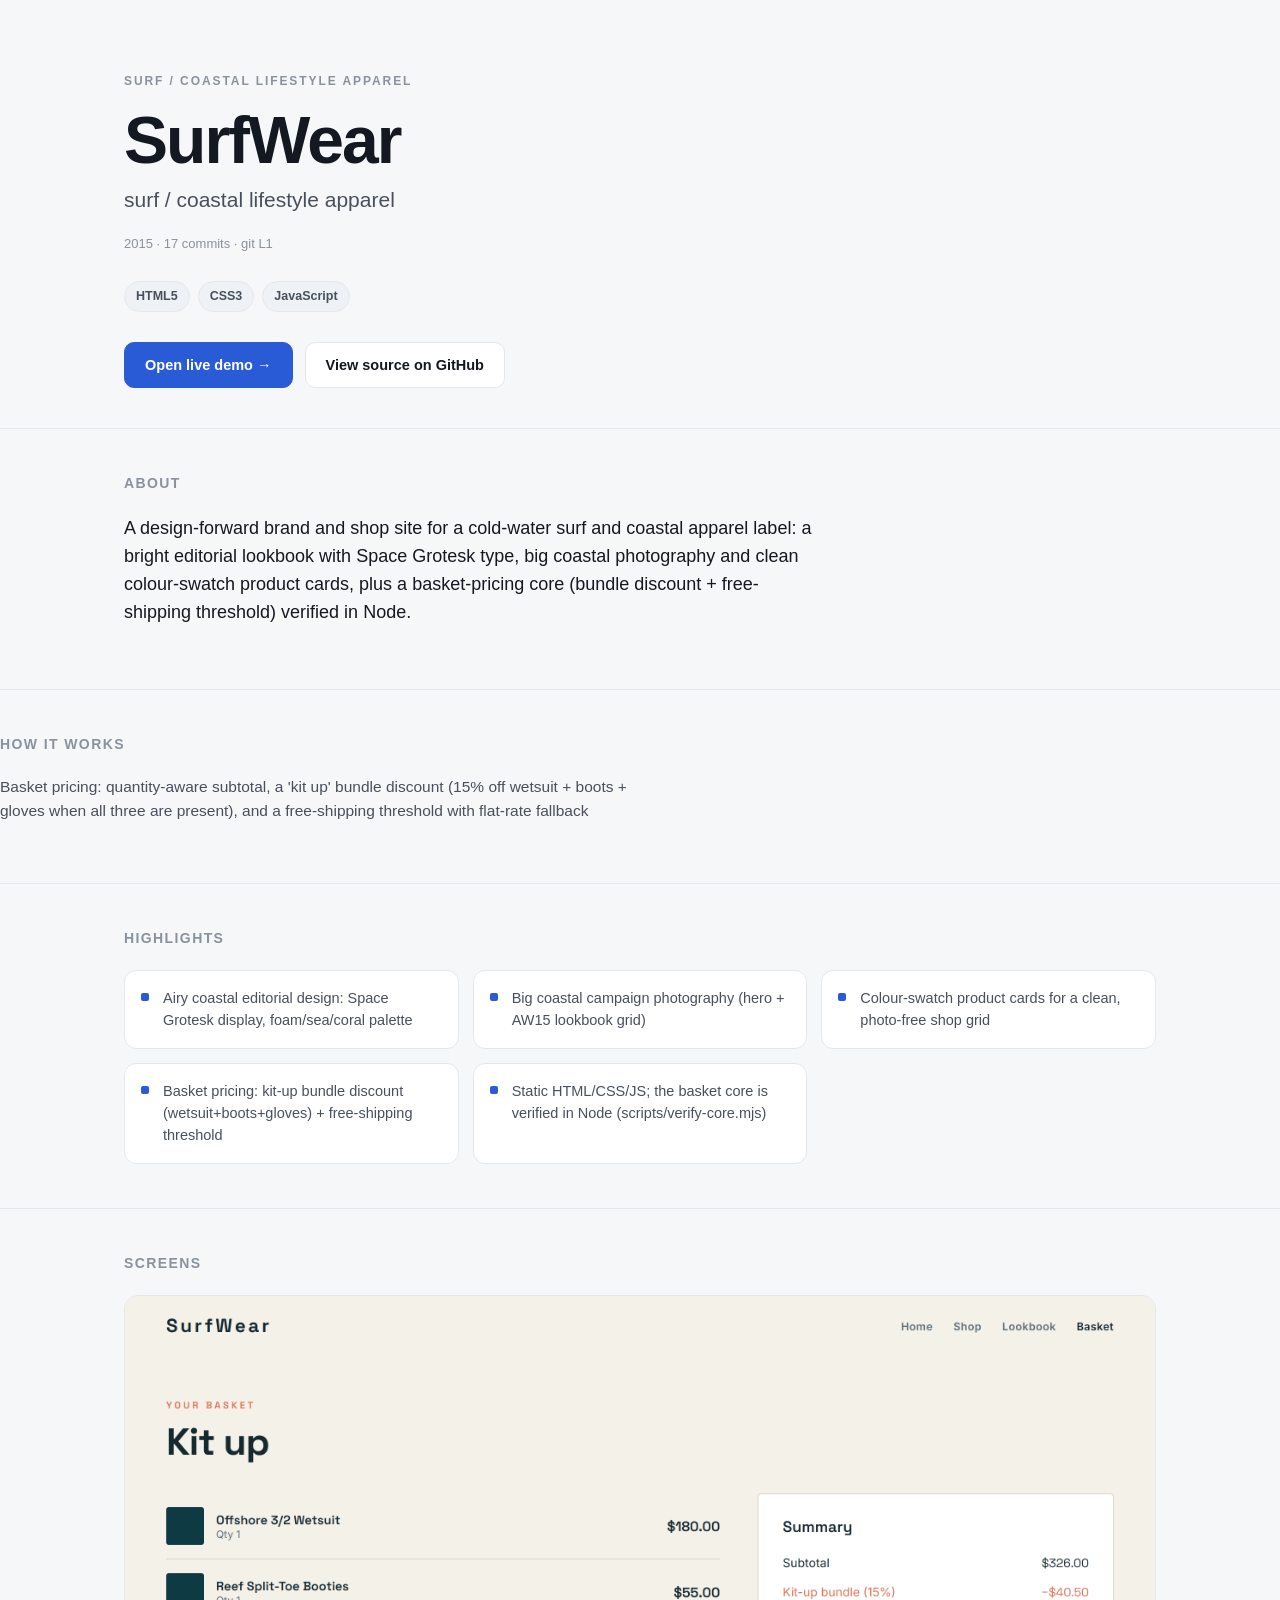
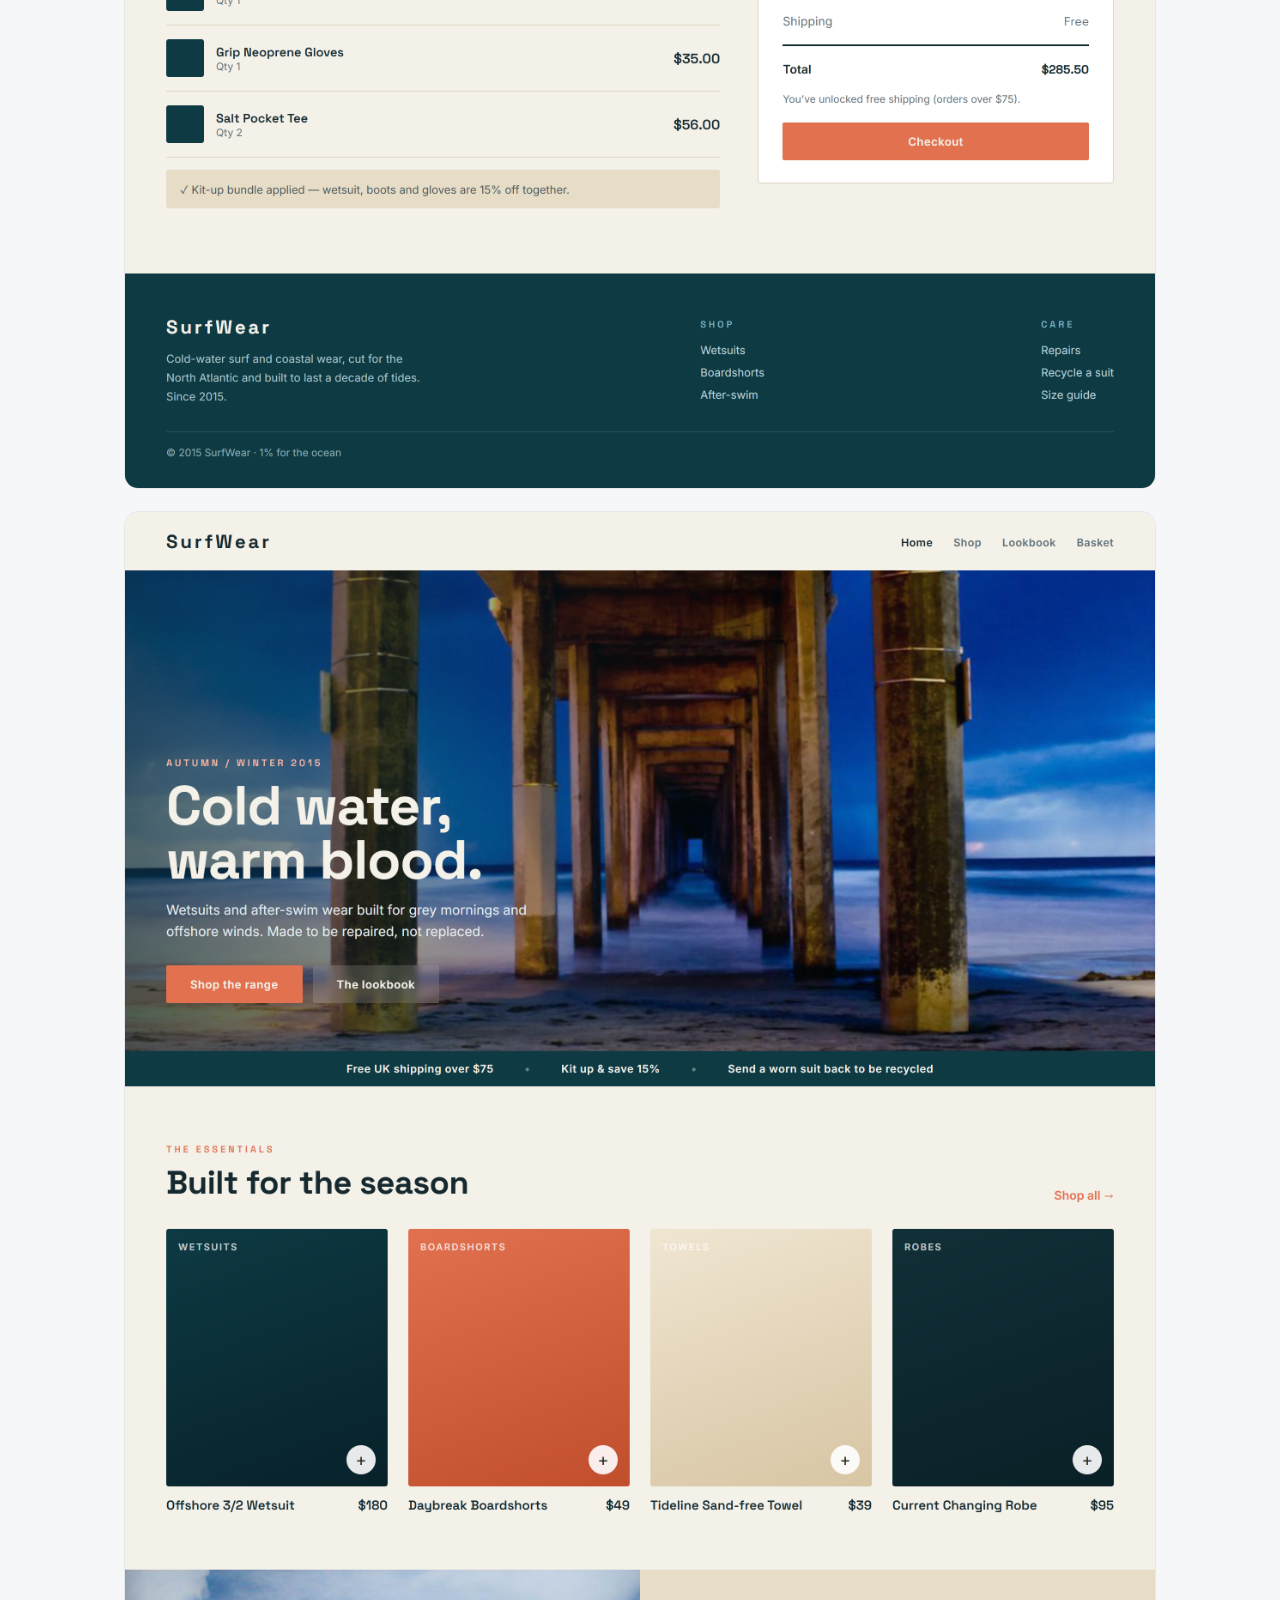
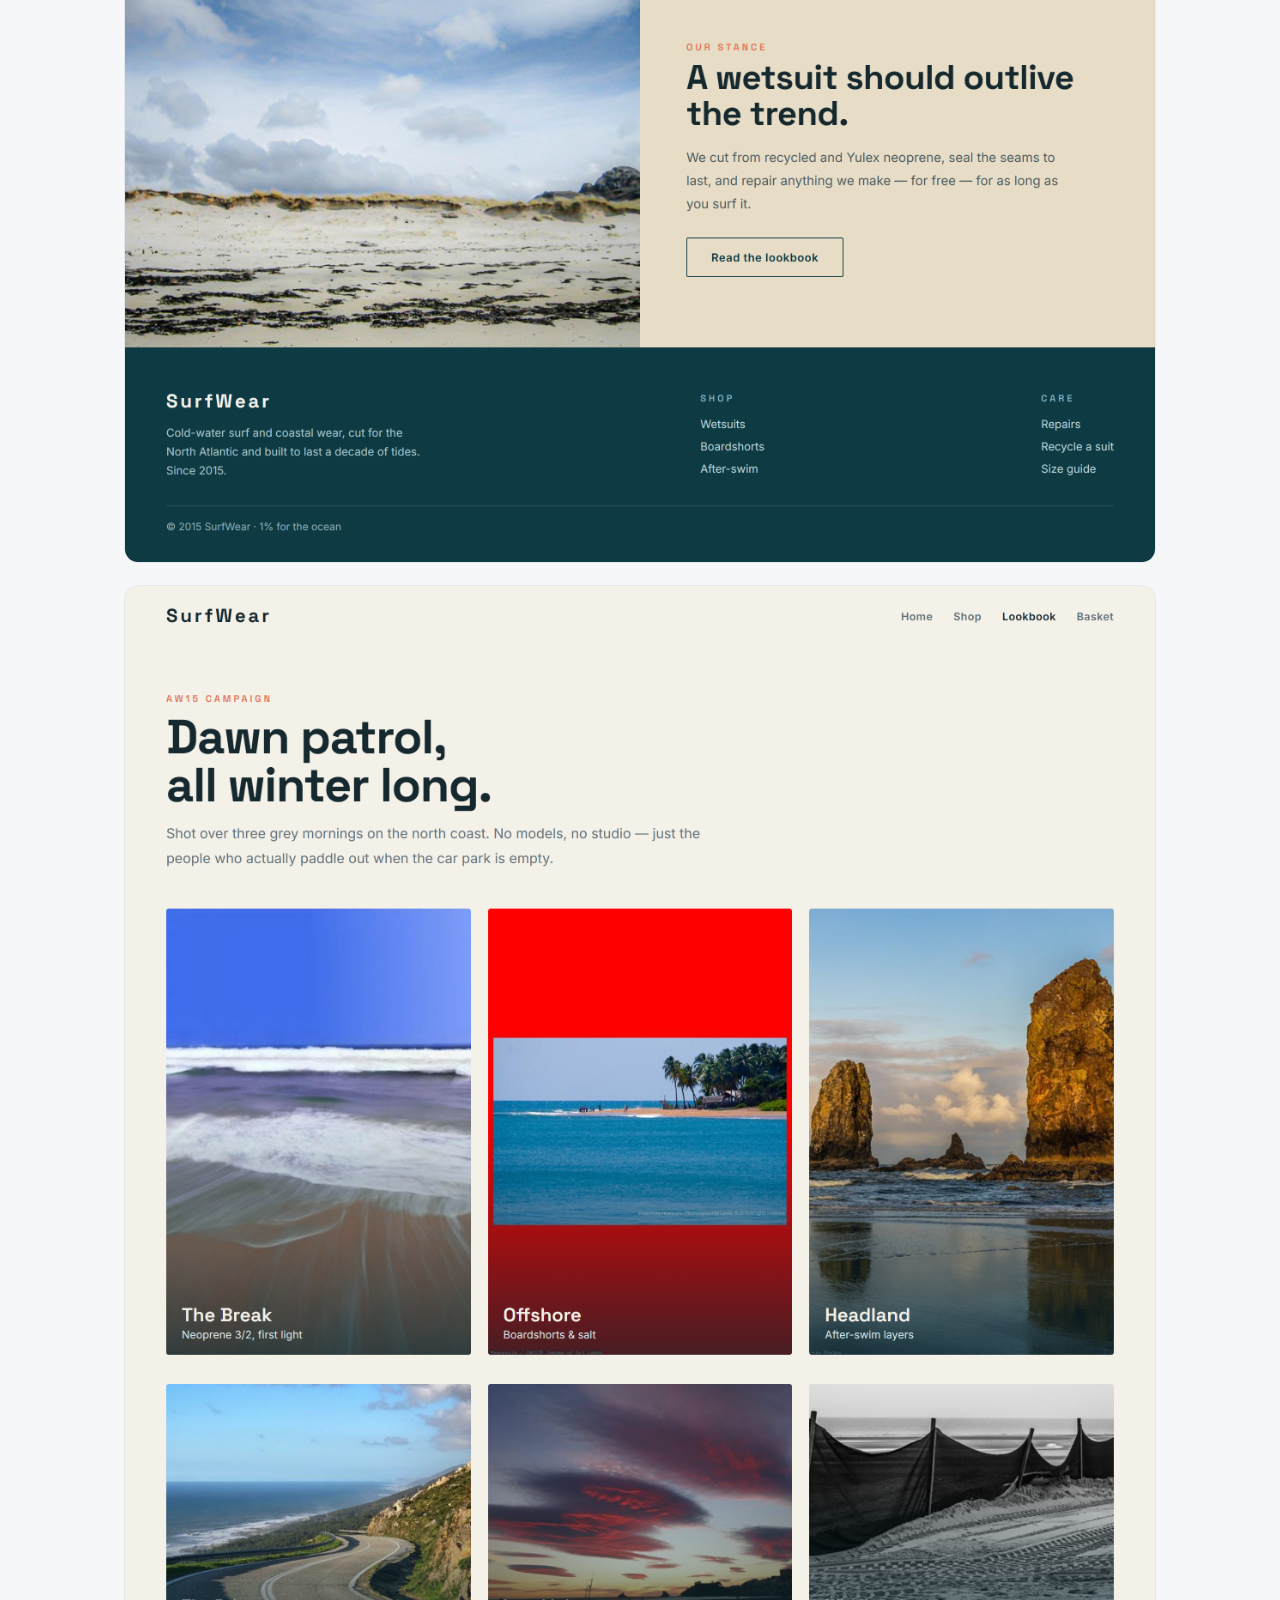
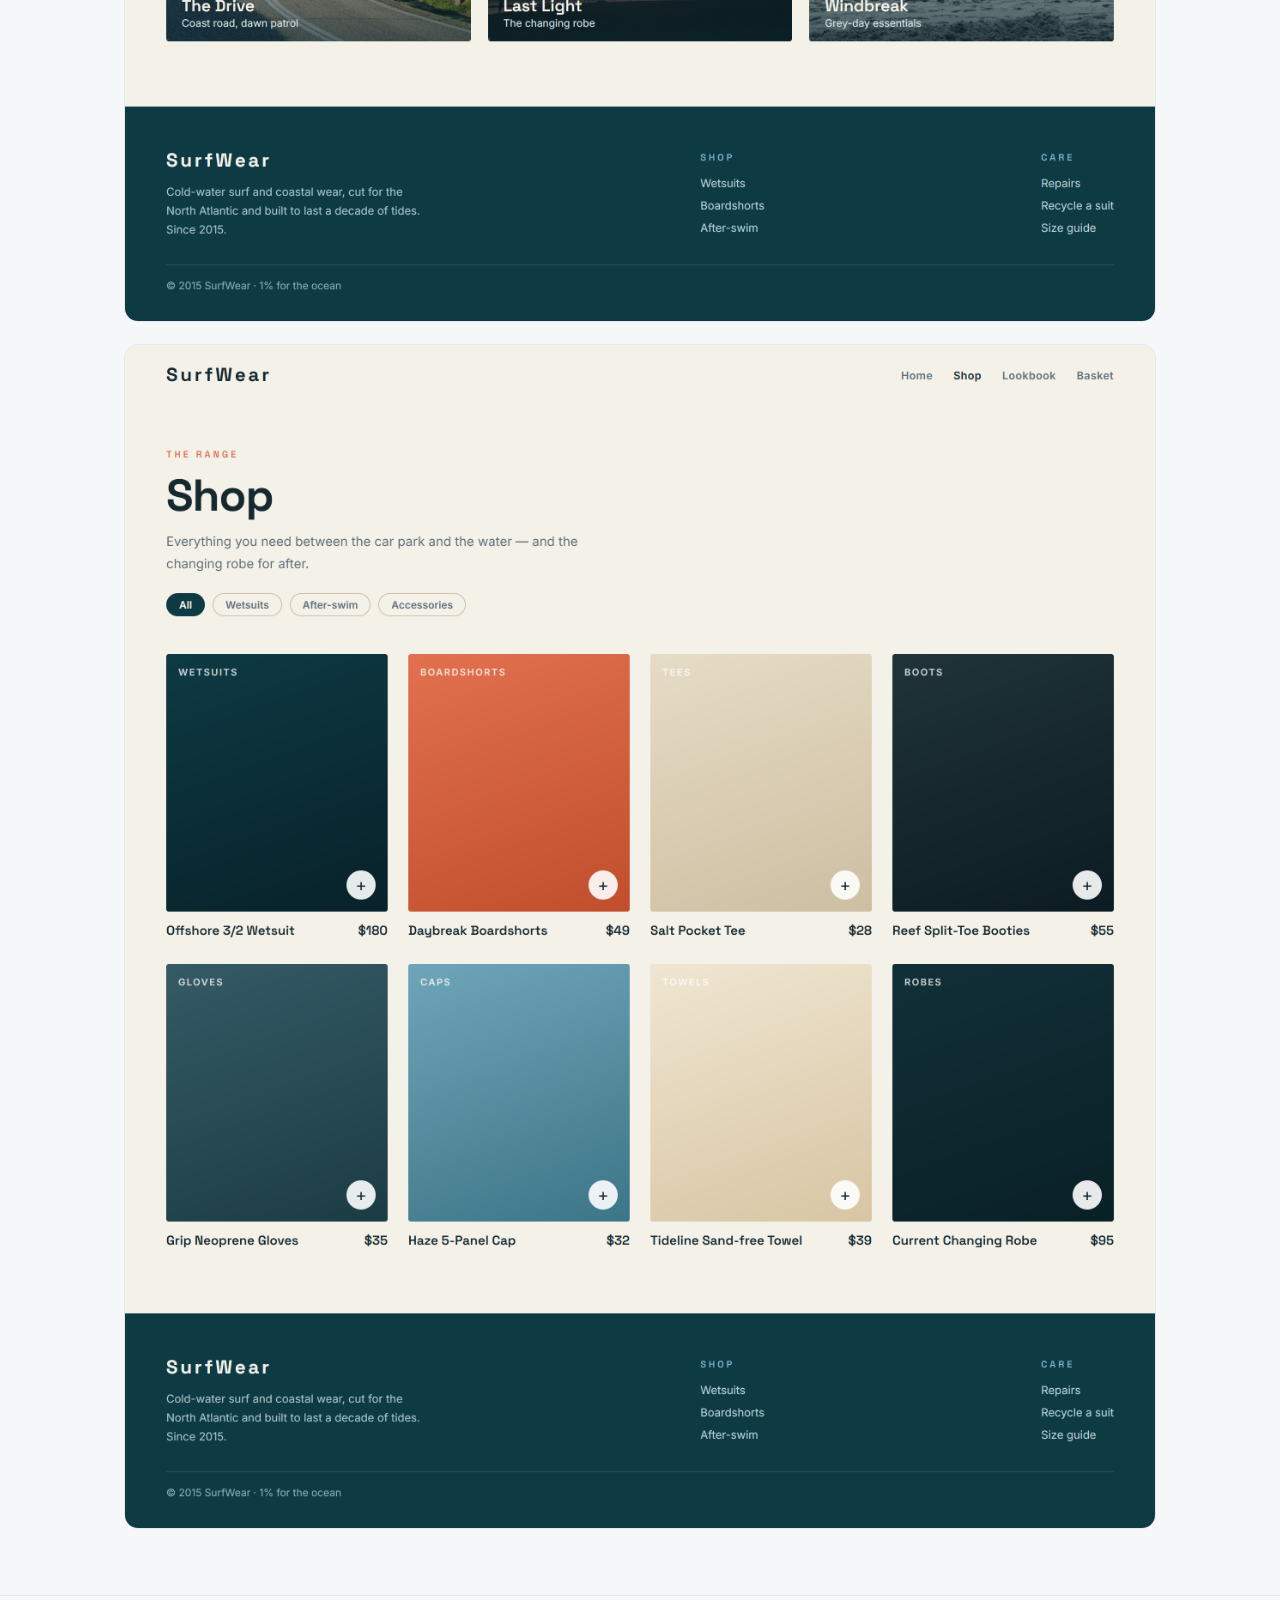
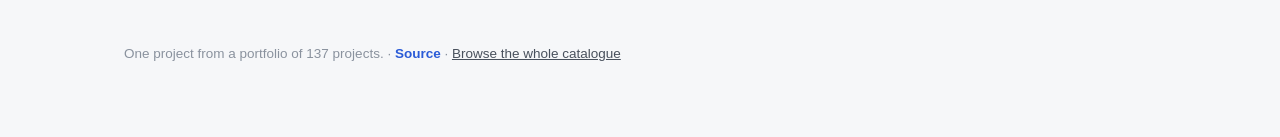
<file: index.html>
<!doctype html>
<html lang="en"><head>
<meta charset="utf-8">
<meta name="viewport" content="width=device-width, initial-scale=1">
<title>SurfWear - a sandwave project</title>
<meta name="description" content="A design-forward brand and shop site for a cold-water surf and coastal apparel label: a bright editorial lookbook with Space Grotesk type, big coastal photography and clean colour-">
<style>
  *,*::before,*::after { box-sizing: border-box; }
  :root {
    --bg:#0e1013; --panel:#16191e; --line:#262b32; --ink:#eef1f4; --soft:#a4adb8;
    --muted:#6b7480; --accent:#5b8cff; --accent2:#8affc1; --chip:#1d222a;
  }
  @media (prefers-color-scheme: light) {
    :root { --bg:#f6f7f9; --panel:#ffffff; --line:#e4e7ec; --ink:#141821;
      --soft:#48505c; --muted:#8a929e; --accent:#2a5bd7; --chip:#eef1f6; }
  }
  html { scroll-behavior:smooth; }
  body { margin:0; background:var(--bg); color:var(--ink); font-family:-apple-system,BlinkMacSystemFont,'Segoe UI',Inter,Roboto,Helvetica,Arial,sans-serif;
    -webkit-font-smoothing:antialiased; line-height:1.55; }
  .wrap { max-width:1080px; margin:0 auto; padding:0 24px; }
  header.hero { padding:72px 0 40px; border-bottom:1px solid var(--line); }
  .eyebrow { font-size:12px; letter-spacing:.16em; text-transform:uppercase;
    color:var(--muted); font-weight:700; }
  h1 { font-size:clamp(38px,7vw,66px); line-height:1.02; letter-spacing:-.03em;
    margin:16px 0 10px; font-weight:800; }
  .tagline { font-size:clamp(17px,2.4vw,21px); color:var(--soft); max-width:60ch; margin:0; }
  .meta { margin-top:18px; font-size:13px; color:var(--muted); font-variant-numeric:tabular-nums; }
  .chips { margin:26px 0 0; display:flex; flex-wrap:wrap; gap:8px; }
  .chip { background:var(--chip); border:1px solid var(--line); color:var(--soft);
    font-size:12.5px; font-weight:600; padding:5px 11px; border-radius:999px; }
  .actions { margin:30px 0 0; display:flex; flex-wrap:wrap; gap:12px; }
  .btn { display:inline-block; text-decoration:none; font-weight:700; font-size:14.5px;
    padding:11px 20px; border-radius:10px; border:1px solid var(--line);
    color:var(--ink); background:var(--panel); transition:transform .12s ease; }
  .btn:hover { transform:translateY(-1px); }
  .btn--live { background:var(--accent); border-color:var(--accent); color:#fff; }
  section { padding:44px 0; border-bottom:1px solid var(--line); }
  section h2 { font-size:14px; letter-spacing:.1em; text-transform:uppercase;
    color:var(--muted); margin:0 0 20px; font-weight:700; }
  .lead { font-size:18px; color:var(--ink); max-width:70ch; }
  ul.feats { list-style:none; margin:0; padding:0; display:grid;
    grid-template-columns:repeat(auto-fit,minmax(280px,1fr)); gap:14px; }
  ul.feats li { background:var(--panel); border:1px solid var(--line); border-radius:12px;
    padding:16px 18px; font-size:14.5px; color:var(--soft); position:relative; padding-left:38px; }
  ul.feats li::before { content:""; position:absolute; left:16px; top:22px; width:8px; height:8px;
    border-radius:2px; background:var(--accent); }
  .algo p { max-width:74ch; color:var(--soft); font-size:15.5px; }
  .gallery figure { margin:0 0 22px; }
  .gallery img { display:block; width:100%; height:auto; border:1px solid var(--line);
    border-radius:14px; background:var(--panel); }
  footer { padding:48px 0 72px; color:var(--muted); font-size:13.5px; }
  footer a { color:var(--soft); }
  a.src { color:var(--accent); text-decoration:none; font-weight:600; }
</style>
</head><body>
<header class="hero"><div class="wrap">
  <div class="eyebrow">surf / coastal lifestyle apparel</div>
  <h1>SurfWear</h1>
  <p class="tagline">surf / coastal lifestyle apparel</p>
  <div class="meta">2015 &middot; 17 commits &middot; git L1</div>
  <div class="chips"><span class="chip">HTML5</span><span class="chip">CSS3</span><span class="chip">JavaScript</span></div>
  <div class="actions">
    <a class="btn btn--live" href="./demo/">Open live demo &rarr;</a>
    <a class="btn" href="https://github.com/sandwaveon-spec/SurfWear">View source on GitHub</a>
  </div>
</div></header>

<section><div class="wrap">
  <h2>About</h2>
  <p class="lead">A design-forward brand and shop site for a cold-water surf and coastal apparel label: a bright editorial lookbook with Space Grotesk type, big coastal photography and clean colour-swatch product cards, plus a basket-pricing core (bundle discount + free-shipping threshold) verified in Node.</p>
</div></section>

<section class="algo"><h2>How it works</h2><p>Basket pricing: quantity-aware subtotal, a &#x27;kit up&#x27; bundle discount (15% off wetsuit + boots + gloves when all three are present), and a free-shipping threshold with flat-rate fallback</p></section>

<section><div class="wrap">
  <h2>Highlights</h2>
  <ul class="feats"><li>Airy coastal editorial design: Space Grotesk display, foam/sea/coral palette</li><li>Big coastal campaign photography (hero + AW15 lookbook grid)</li><li>Colour-swatch product cards for a clean, photo-free shop grid</li><li>Basket pricing: kit-up bundle discount (wetsuit+boots+gloves) + free-shipping threshold</li><li>Static HTML/CSS/JS; the basket core is verified in Node (scripts/verify-core.mjs)</li></ul>
</div></section>

<section class="gallery"><div class="wrap">
  <h2>Screens</h2>
  <figure><img loading="lazy" src="screenshots/cart.png" alt="SurfWear screenshot 1"></figure><figure><img loading="lazy" src="screenshots/home.png" alt="SurfWear screenshot 2"></figure><figure><img loading="lazy" src="screenshots/lookbook.png" alt="SurfWear screenshot 3"></figure><figure><img loading="lazy" src="screenshots/shop.png" alt="SurfWear screenshot 4"></figure>
</div></section>

<footer><div class="wrap">
  One project from a portfolio of 137 projects. &middot;
  <a class="src" href="https://github.com/sandwaveon-spec/SurfWear">Source</a> &middot;
  <a href="https://sandwaveon-spec.github.io/atlas/">Browse the whole catalogue</a>
</div></footer>
</body></html>
</file>
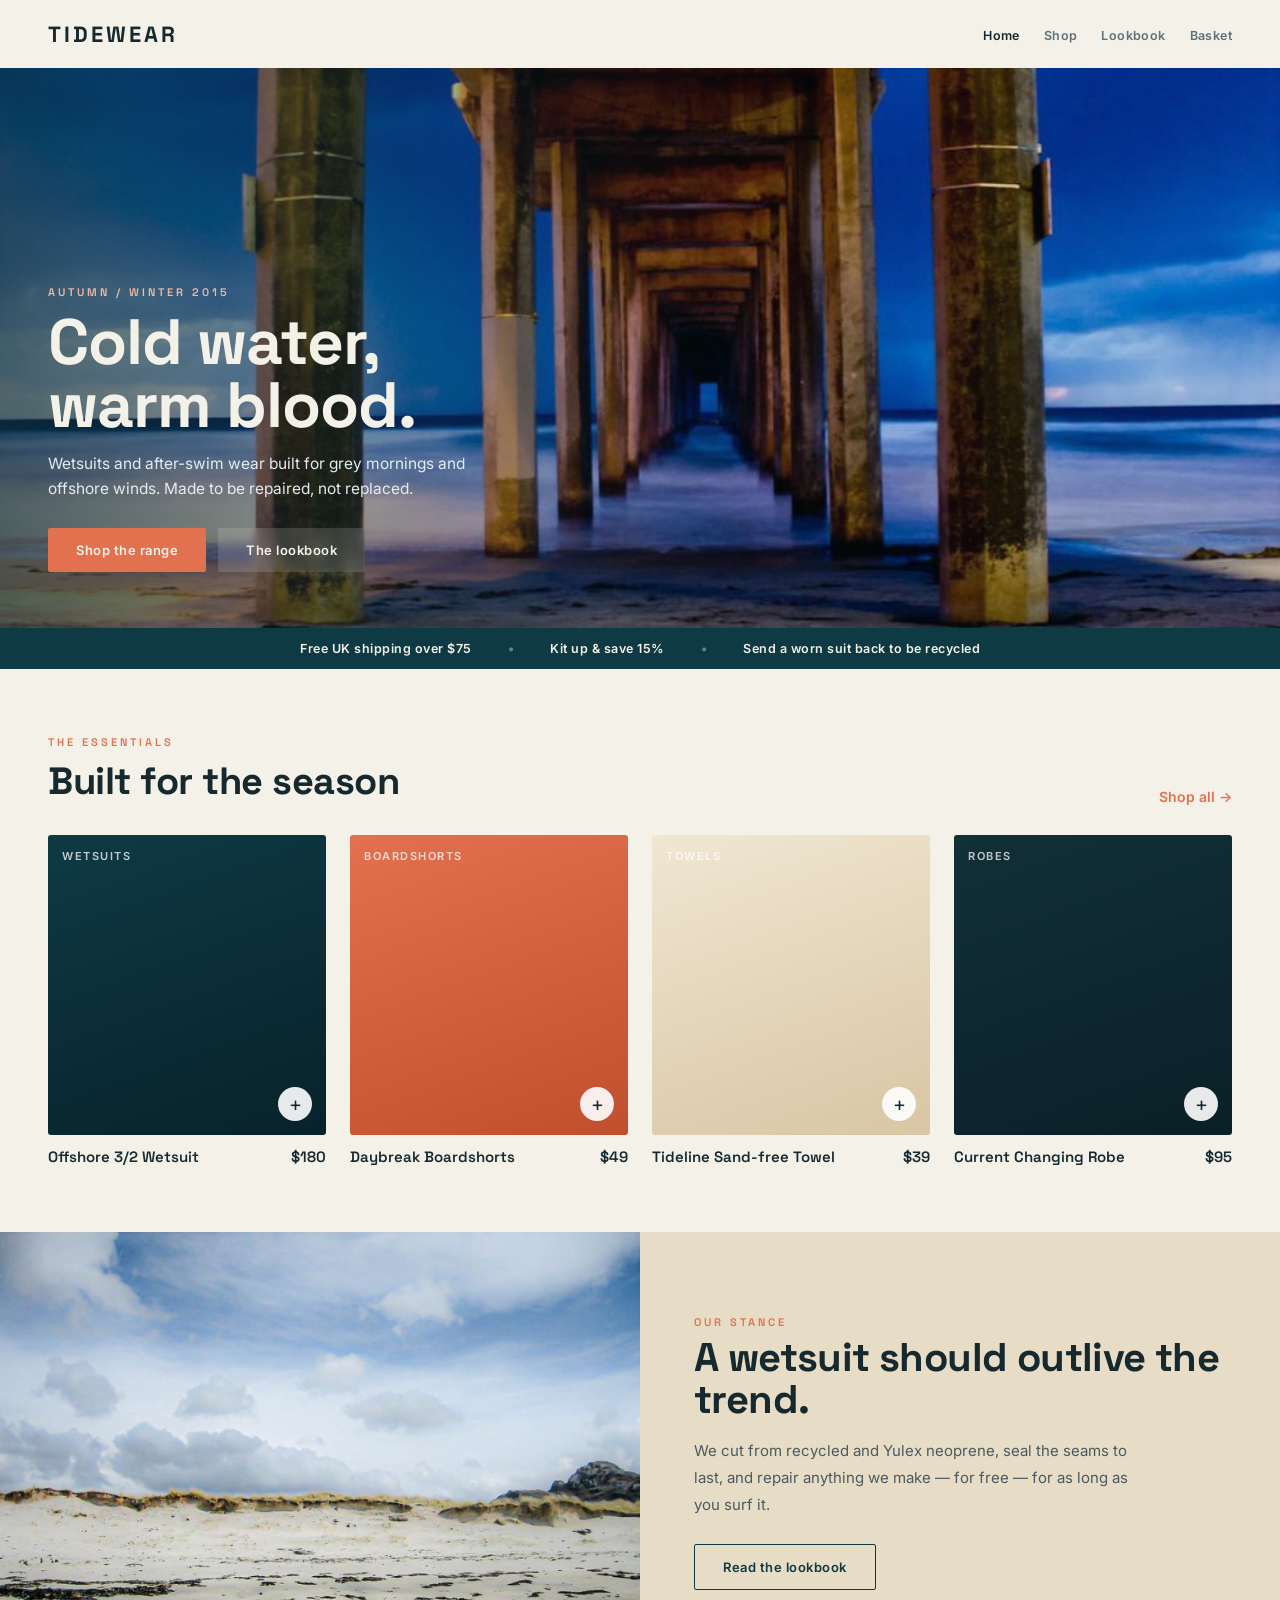
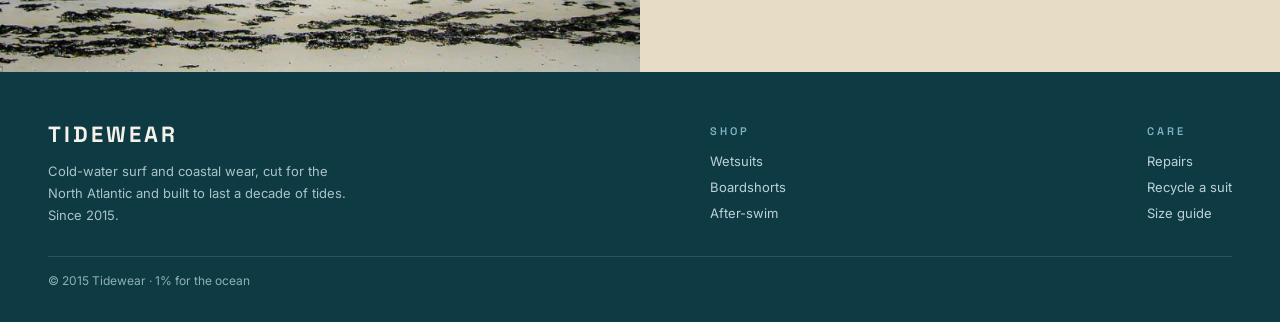
<file: demo/index.html>
<!doctype html><html lang="en"><head><meta charset="utf-8"><title>Tidewear &middot; Cold-water surf &amp; coastal wear</title>
<style>
@import url('https://fonts.googleapis.com/css2?family=Space+Grotesk:wght@400;500;600;700&family=Inter:wght@400;500;600&display=swap');
*{box-sizing:border-box;margin:0;padding:0}
:root{--sea:#0e3a44;--deep:#0a2830;--foam:#f4f1e9;--sand:#e7dcc6;--coral:#e2714f;--sky:#6fa5b8;--ink:#15292f;--mut:#5f7178}
body{font-family:'Inter',system-ui,sans-serif;color:var(--ink);background:var(--foam);-webkit-font-smoothing:antialiased}
.grot{font-family:'Space Grotesk',sans-serif}
img{display:block;max-width:100%}a{color:inherit;text-decoration:none}
.nav{display:flex;align-items:center;justify-content:space-between;padding:20px 48px}
.mark{font-family:'Space Grotesk',sans-serif;font-weight:700;font-size:22px;letter-spacing:3px}
.menu a{margin-left:24px;font-size:12.5px;font-weight:600;letter-spacing:.4px;color:var(--mut)}
.menu a.on{color:var(--ink)}
.tag{font-family:'Space Grotesk';font-size:11px;font-weight:600;letter-spacing:3px;text-transform:uppercase;color:var(--coral)}
.btn{display:inline-block;background:var(--sea);color:var(--foam);padding:14px 28px;font-weight:600;font-size:13px;letter-spacing:.5px;border-radius:2px}
.btn.coral{background:var(--coral)}
.btn.ghost{background:transparent;border:1.5px solid var(--sea);color:var(--sea)}
.chip{display:inline-block;border:1px solid #cdbfa6;color:var(--mut);border-radius:30px;padding:5px 14px;font-size:12px;font-weight:600}
.foot{background:var(--sea);color:#cfe0e5;padding:48px 48px 34px}
</style></head><body>
<div class="nav"><div class="mark"><a href="index.html">TIDEWEAR</a></div><div class="menu"><a href="index.html" class="on">Home</a><a class="" href="shop.html">Shop</a><a class="" href="lookbook.html">Lookbook</a><a class="" href="cart.html">Basket</a></div></div><section style="position:relative;height:560px;overflow:hidden"><img src="assets/photos/hero.jpg" style="width:100%;height:100%;object-fit:cover"><div style="position:absolute;inset:0;background:linear-gradient(90deg,rgba(10,40,48,.72),rgba(10,40,48,.15) 60%)"></div><div style="position:absolute;left:48px;bottom:56px;color:var(--foam);max-width:560px"><div class="tag" style="color:#f0b9a5">Autumn / Winter 2015</div><h1 class="grot" style="font-weight:700;font-size:64px;line-height:.98;letter-spacing:-1px;margin:12px 0 16px">Cold water,<br>warm blood.</h1><p style="font-size:15.5px;line-height:1.6;color:#e3ecee;max-width:440px">Wetsuits and after-swim wear built for grey mornings and offshore winds. Made to be repaired, not replaced.</p><div style="margin-top:26px;display:flex;gap:12px"><a class="btn coral" href="shop.html">Shop the range</a><a class="btn" style="background:rgba(255,255,255,.14);backdrop-filter:blur(4px)" href="lookbook.html">The lookbook</a></div></div></section><div style="background:var(--sea);color:var(--foam);padding:13px 48px;display:flex;gap:36px;justify-content:center;flex-wrap:wrap;font-size:12.5px;font-weight:600;letter-spacing:.5px"><span>Free UK shipping over $75</span><span style="opacity:.4">&bull;</span><span>Kit up &amp; save 15%</span><span style="opacity:.4">&bull;</span><span>Send a worn suit back to be recycled</span></div><section style="padding:66px 48px"><div style="display:flex;align-items:flex-end;justify-content:space-between;margin-bottom:30px"><div><div class="tag">The essentials</div><h2 class="grot" style="font-weight:700;font-size:38px;letter-spacing:-.5px;margin-top:8px">Built for the season</h2></div><a href="shop.html" style="color:var(--coral);font-weight:600;font-size:14px">Shop all &rarr;</a></div><div style="display:grid;grid-template-columns:repeat(4,1fr);gap:24px"><div><a href="cart.html" style="display:block"><div style="height:300px;background:linear-gradient(160deg,#0e3a44,#08222a);border-radius:3px;position:relative;overflow:hidden"><div style="position:absolute;top:14px;left:14px;font-size:11px;font-weight:600;letter-spacing:1.5px;text-transform:uppercase;color:rgba(255,255,255,.75)">Wetsuits</div><div style="position:absolute;right:14px;bottom:14px;width:34px;height:34px;border-radius:50%;background:rgba(255,255,255,.9);color:#15292f;display:flex;align-items:center;justify-content:center;font-size:20px;font-weight:400">+</div></div><div style="display:flex;align-items:baseline;justify-content:space-between;margin-top:12px"><div class="grot" style="font-weight:600;font-size:15px">Offshore 3/2 Wetsuit</div><div class="grot" style="font-weight:600;font-size:15px">$180</div></div></a></div><div><a href="cart.html" style="display:block"><div style="height:300px;background:linear-gradient(160deg,#e2714f,#c14f2e);border-radius:3px;position:relative;overflow:hidden"><div style="position:absolute;top:14px;left:14px;font-size:11px;font-weight:600;letter-spacing:1.5px;text-transform:uppercase;color:rgba(255,255,255,.75)">Boardshorts</div><div style="position:absolute;right:14px;bottom:14px;width:34px;height:34px;border-radius:50%;background:rgba(255,255,255,.9);color:#15292f;display:flex;align-items:center;justify-content:center;font-size:20px;font-weight:400">+</div></div><div style="display:flex;align-items:baseline;justify-content:space-between;margin-top:12px"><div class="grot" style="font-weight:600;font-size:15px">Daybreak Boardshorts</div><div class="grot" style="font-weight:600;font-size:15px">$49</div></div></a></div><div><a href="cart.html" style="display:block"><div style="height:300px;background:linear-gradient(160deg,#f0e6d2,#d8c6a4);border-radius:3px;position:relative;overflow:hidden"><div style="position:absolute;top:14px;left:14px;font-size:11px;font-weight:600;letter-spacing:1.5px;text-transform:uppercase;color:rgba(255,255,255,.75)">Towels</div><div style="position:absolute;right:14px;bottom:14px;width:34px;height:34px;border-radius:50%;background:rgba(255,255,255,.9);color:#15292f;display:flex;align-items:center;justify-content:center;font-size:20px;font-weight:400">+</div></div><div style="display:flex;align-items:baseline;justify-content:space-between;margin-top:12px"><div class="grot" style="font-weight:600;font-size:15px">Tideline Sand-free Towel</div><div class="grot" style="font-weight:600;font-size:15px">$39</div></div></a></div><div><a href="cart.html" style="display:block"><div style="height:300px;background:linear-gradient(160deg,#123038,#0a2027);border-radius:3px;position:relative;overflow:hidden"><div style="position:absolute;top:14px;left:14px;font-size:11px;font-weight:600;letter-spacing:1.5px;text-transform:uppercase;color:rgba(255,255,255,.75)">Robes</div><div style="position:absolute;right:14px;bottom:14px;width:34px;height:34px;border-radius:50%;background:rgba(255,255,255,.9);color:#15292f;display:flex;align-items:center;justify-content:center;font-size:20px;font-weight:400">+</div></div><div style="display:flex;align-items:baseline;justify-content:space-between;margin-top:12px"><div class="grot" style="font-weight:600;font-size:15px">Current Changing Robe</div><div class="grot" style="font-weight:600;font-size:15px">$95</div></div></a></div></div></section><section style="background:var(--sand)"><div style="display:grid;grid-template-columns:1fr 1fr"><div style="position:relative;min-height:440px;overflow:hidden"><img src="assets/photos/story.jpg" style="position:absolute;inset:0;width:100%;height:100%;object-fit:cover"></div><div style="padding:74px 54px;display:flex;flex-direction:column;justify-content:center"><div class="tag">Our stance</div><h2 class="grot" style="font-weight:700;font-size:40px;line-height:1.05;letter-spacing:-.6px;margin:8px 0 16px">A wetsuit should outlive the trend.</h2><p style="font-size:15px;line-height:1.8;color:#4a5a60;max-width:440px">We cut from recycled and Yulex neoprene, seal the seams to last, and repair anything we make &mdash; for free &mdash; for as long as you surf it.</p><a class="btn ghost" style="margin-top:26px;align-self:flex-start" href="lookbook.html">Read the lookbook</a></div></div></section><div class="foot"><div style="display:flex;justify-content:space-between;flex-wrap:wrap;gap:28px"><div style="max-width:300px"><div class="mark" style="color:var(--foam)">TIDEWEAR</div><p style="margin-top:12px;font-size:13px;line-height:1.7;color:#a9c4ca">Cold-water surf and coastal wear, cut for the North Atlantic and built to last a decade of tides. Since 2015.</p></div><div style="font-size:13px;line-height:2;color:#bcd3d8"><div class="tag" style="color:#7fb3c2;margin-bottom:6px">Shop</div>Wetsuits<br>Boardshorts<br>After-swim</div><div style="font-size:13px;line-height:2;color:#bcd3d8"><div class="tag" style="color:#7fb3c2;margin-bottom:6px">Care</div>Repairs<br>Recycle a suit<br>Size guide</div></div><div style="border-top:1px solid rgba(255,255,255,.12);margin-top:30px;padding-top:16px;font-size:12px;color:#8fb0b7">&copy; 2015 Tidewear &middot; 1% for the ocean</div></div></body></html>
</file>
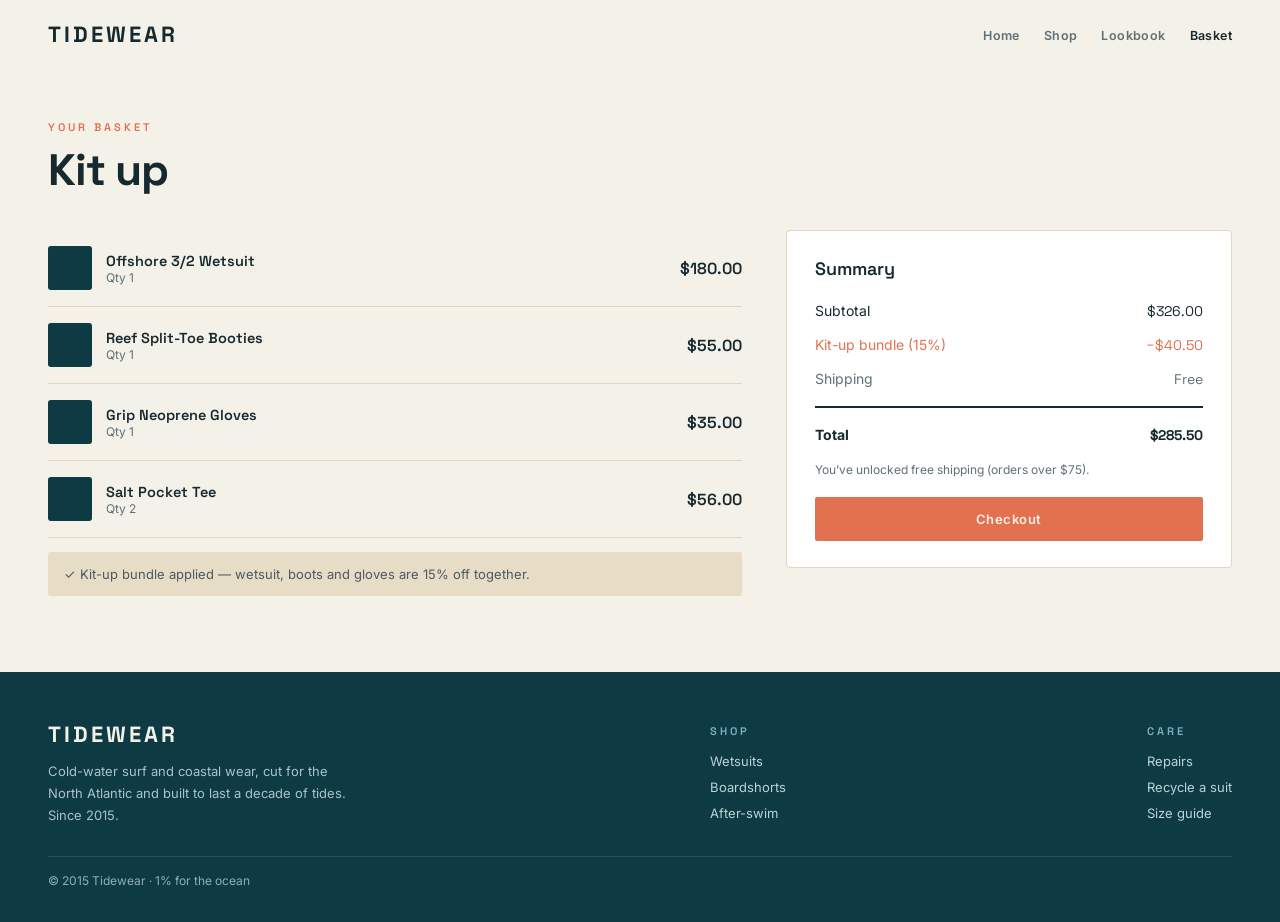
<file: cart.html>
<!doctype html><html lang="en"><head><meta charset="utf-8"><title>Basket &middot; Tidewear</title>
<style>
@import url('https://fonts.googleapis.com/css2?family=Space+Grotesk:wght@400;500;600;700&family=Inter:wght@400;500;600&display=swap');
*{box-sizing:border-box;margin:0;padding:0}
:root{--sea:#0e3a44;--deep:#0a2830;--foam:#f4f1e9;--sand:#e7dcc6;--coral:#e2714f;--sky:#6fa5b8;--ink:#15292f;--mut:#5f7178}
body{font-family:'Inter',system-ui,sans-serif;color:var(--ink);background:var(--foam);-webkit-font-smoothing:antialiased}
.grot{font-family:'Space Grotesk',sans-serif}
img{display:block;max-width:100%}a{color:inherit;text-decoration:none}
.nav{display:flex;align-items:center;justify-content:space-between;padding:20px 48px}
.mark{font-family:'Space Grotesk',sans-serif;font-weight:700;font-size:22px;letter-spacing:3px}
.menu a{margin-left:24px;font-size:12.5px;font-weight:600;letter-spacing:.4px;color:var(--mut)}
.menu a.on{color:var(--ink)}
.tag{font-family:'Space Grotesk';font-size:11px;font-weight:600;letter-spacing:3px;text-transform:uppercase;color:var(--coral)}
.btn{display:inline-block;background:var(--sea);color:var(--foam);padding:14px 28px;font-weight:600;font-size:13px;letter-spacing:.5px;border-radius:2px}
.btn.coral{background:var(--coral)}
.btn.ghost{background:transparent;border:1.5px solid var(--sea);color:var(--sea)}
.chip{display:inline-block;border:1px solid #cdbfa6;color:var(--mut);border-radius:30px;padding:5px 14px;font-size:12px;font-weight:600}
.foot{background:var(--sea);color:#cfe0e5;padding:48px 48px 34px}
</style></head><body>
<div class="nav"><div class="mark"><a href="index.html">TIDEWEAR</a></div><div class="menu"><a href="index.html">Home</a><a class="" href="shop.html">Shop</a><a class="" href="lookbook.html">Lookbook</a><a class="on" href="cart.html">Basket</a></div></div><section style="padding:52px 48px 20px"><div class="tag">Your basket</div><h1 class="grot" style="font-weight:700;font-size:44px;letter-spacing:-1px;margin:8px 0 6px">Kit up</h1></section><section style="padding:6px 48px 76px"><div style="display:grid;grid-template-columns:1.4fr .9fr;gap:44px;align-items:start"><div><div style="display:flex;align-items:center;justify-content:space-between;padding:16px 0;border-bottom:1px solid #e0d6c2"><div style="display:flex;align-items:center;gap:14px"><div style="width:44px;height:44px;border-radius:3px;background:var(--sea)"></div><div><div class="grot" style="font-weight:600;font-size:14.5px">Offshore 3/2 Wetsuit</div><div style="font-size:12px;color:var(--mut)">Qty 1</div></div></div><div class="grot" style="font-weight:600">$180.00</div></div><div style="display:flex;align-items:center;justify-content:space-between;padding:16px 0;border-bottom:1px solid #e0d6c2"><div style="display:flex;align-items:center;gap:14px"><div style="width:44px;height:44px;border-radius:3px;background:var(--sea)"></div><div><div class="grot" style="font-weight:600;font-size:14.5px">Reef Split-Toe Booties</div><div style="font-size:12px;color:var(--mut)">Qty 1</div></div></div><div class="grot" style="font-weight:600">$55.00</div></div><div style="display:flex;align-items:center;justify-content:space-between;padding:16px 0;border-bottom:1px solid #e0d6c2"><div style="display:flex;align-items:center;gap:14px"><div style="width:44px;height:44px;border-radius:3px;background:var(--sea)"></div><div><div class="grot" style="font-weight:600;font-size:14.5px">Grip Neoprene Gloves</div><div style="font-size:12px;color:var(--mut)">Qty 1</div></div></div><div class="grot" style="font-weight:600">$35.00</div></div><div style="display:flex;align-items:center;justify-content:space-between;padding:16px 0;border-bottom:1px solid #e0d6c2"><div style="display:flex;align-items:center;gap:14px"><div style="width:44px;height:44px;border-radius:3px;background:var(--sea)"></div><div><div class="grot" style="font-weight:600;font-size:14.5px">Salt Pocket Tee</div><div style="font-size:12px;color:var(--mut)">Qty 2</div></div></div><div class="grot" style="font-weight:600">$56.00</div></div><div style="margin-top:14px;padding:14px 16px;background:var(--sand);border-radius:3px;font-size:13px;color:#4a5a60">&#10003; Kit-up bundle applied &mdash; wetsuit, boots and gloves are 15% off together.</div></div><div style="background:#fff;border:1px solid #e0d6c2;border-radius:4px;padding:26px 28px"><div class="grot" style="font-weight:600;font-size:18px;margin-bottom:14px">Summary</div><div style="display:flex;justify-content:space-between;padding:8px 0;font-size:14px;color:var(--ink);font-weight:400"><span>Subtotal</span><span class="grot">$326.00</span></div><div style="display:flex;justify-content:space-between;padding:8px 0;font-size:14px;color:var(--coral);font-weight:400"><span>Kit-up bundle (15%)</span><span class="grot">&minus;$40.50</span></div><div style="display:flex;justify-content:space-between;padding:8px 0;font-size:14px;color:var(--mut);font-weight:400"><span>Shipping</span><span class="grot">Free</span></div><div style="border-top:2px solid var(--ink);margin:10px 0"></div><div style="display:flex;justify-content:space-between;padding:8px 0;font-size:14px;color:var(--ink);font-weight:700"><span>Total</span><span class="grot">$285.50</span></div><div style="margin-top:10px;font-size:12px;color:var(--mut)">You&rsquo;ve unlocked free shipping (orders over $75).</div><a class="btn coral" style="margin-top:20px;width:100%;text-align:center" href="shop.html">Checkout</a></div></div></section><div class="foot"><div style="display:flex;justify-content:space-between;flex-wrap:wrap;gap:28px"><div style="max-width:300px"><div class="mark" style="color:var(--foam)">TIDEWEAR</div><p style="margin-top:12px;font-size:13px;line-height:1.7;color:#a9c4ca">Cold-water surf and coastal wear, cut for the North Atlantic and built to last a decade of tides. Since 2015.</p></div><div style="font-size:13px;line-height:2;color:#bcd3d8"><div class="tag" style="color:#7fb3c2;margin-bottom:6px">Shop</div>Wetsuits<br>Boardshorts<br>After-swim</div><div style="font-size:13px;line-height:2;color:#bcd3d8"><div class="tag" style="color:#7fb3c2;margin-bottom:6px">Care</div>Repairs<br>Recycle a suit<br>Size guide</div></div><div style="border-top:1px solid rgba(255,255,255,.12);margin-top:30px;padding-top:16px;font-size:12px;color:#8fb0b7">&copy; 2015 Tidewear &middot; 1% for the ocean</div></div></body></html>
</file>
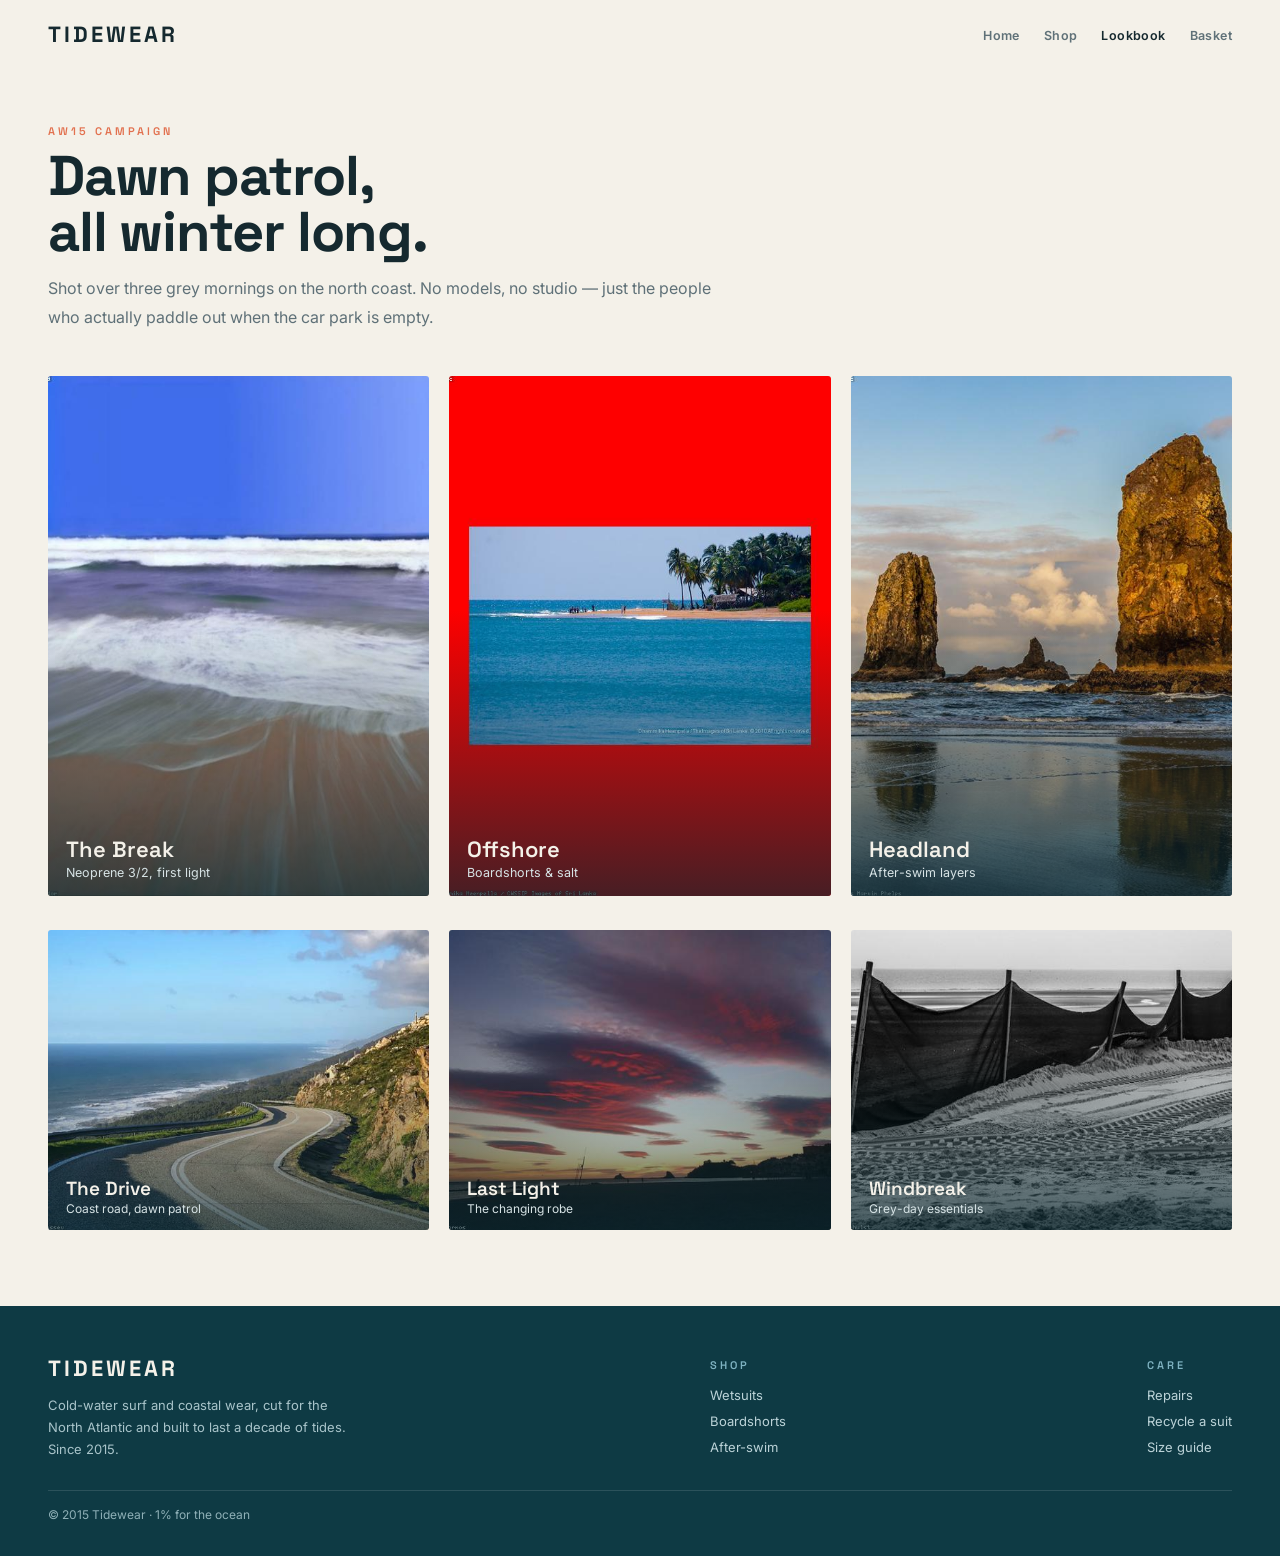
<file: lookbook.html>
<!doctype html><html lang="en"><head><meta charset="utf-8"><title>Lookbook &middot; Tidewear</title>
<style>
@import url('https://fonts.googleapis.com/css2?family=Space+Grotesk:wght@400;500;600;700&family=Inter:wght@400;500;600&display=swap');
*{box-sizing:border-box;margin:0;padding:0}
:root{--sea:#0e3a44;--deep:#0a2830;--foam:#f4f1e9;--sand:#e7dcc6;--coral:#e2714f;--sky:#6fa5b8;--ink:#15292f;--mut:#5f7178}
body{font-family:'Inter',system-ui,sans-serif;color:var(--ink);background:var(--foam);-webkit-font-smoothing:antialiased}
.grot{font-family:'Space Grotesk',sans-serif}
img{display:block;max-width:100%}a{color:inherit;text-decoration:none}
.nav{display:flex;align-items:center;justify-content:space-between;padding:20px 48px}
.mark{font-family:'Space Grotesk',sans-serif;font-weight:700;font-size:22px;letter-spacing:3px}
.menu a{margin-left:24px;font-size:12.5px;font-weight:600;letter-spacing:.4px;color:var(--mut)}
.menu a.on{color:var(--ink)}
.tag{font-family:'Space Grotesk';font-size:11px;font-weight:600;letter-spacing:3px;text-transform:uppercase;color:var(--coral)}
.btn{display:inline-block;background:var(--sea);color:var(--foam);padding:14px 28px;font-weight:600;font-size:13px;letter-spacing:.5px;border-radius:2px}
.btn.coral{background:var(--coral)}
.btn.ghost{background:transparent;border:1.5px solid var(--sea);color:var(--sea)}
.chip{display:inline-block;border:1px solid #cdbfa6;color:var(--mut);border-radius:30px;padding:5px 14px;font-size:12px;font-weight:600}
.foot{background:var(--sea);color:#cfe0e5;padding:48px 48px 34px}
</style></head><body>
<div class="nav"><div class="mark"><a href="index.html">TIDEWEAR</a></div><div class="menu"><a href="index.html">Home</a><a class="" href="shop.html">Shop</a><a class="on" href="lookbook.html">Lookbook</a><a class="" href="cart.html">Basket</a></div></div><section style="padding:56px 48px 30px;max-width:760px"><div class="tag">AW15 Campaign</div><h1 class="grot" style="font-weight:700;font-size:56px;line-height:1;letter-spacing:-1.2px;margin:10px 0 14px">Dawn patrol,<br>all winter long.</h1><p style="color:var(--mut);font-size:16px;line-height:1.8">Shot over three grey mornings on the north coast. No models, no studio &mdash; just the people who actually paddle out when the car park is empty.</p></section><section style="padding:14px 48px"><div style="display:grid;grid-template-columns:repeat(3,1fr);gap:20px"><div style="position:relative;overflow:hidden;border-radius:3px"><img src="assets/photos/look-1.jpg" style="width:100%;height:520px;object-fit:cover"><div style="position:absolute;inset:0;background:linear-gradient(to top,rgba(10,40,48,.75),transparent 55%)"></div><div style="position:absolute;left:18px;bottom:16px;color:var(--foam)"><div class="grot" style="font-weight:600;font-size:22px">The Break</div><div style="font-size:12.5px;color:#d7e3e5;margin-top:2px">Neoprene 3/2, first light</div></div></div><div style="position:relative;overflow:hidden;border-radius:3px"><img src="assets/photos/look-2.jpg" style="width:100%;height:520px;object-fit:cover"><div style="position:absolute;inset:0;background:linear-gradient(to top,rgba(10,40,48,.75),transparent 55%)"></div><div style="position:absolute;left:18px;bottom:16px;color:var(--foam)"><div class="grot" style="font-weight:600;font-size:22px">Offshore</div><div style="font-size:12.5px;color:#d7e3e5;margin-top:2px">Boardshorts &amp; salt</div></div></div><div style="position:relative;overflow:hidden;border-radius:3px"><img src="assets/photos/look-3.jpg" style="width:100%;height:520px;object-fit:cover"><div style="position:absolute;inset:0;background:linear-gradient(to top,rgba(10,40,48,.75),transparent 55%)"></div><div style="position:absolute;left:18px;bottom:16px;color:var(--foam)"><div class="grot" style="font-weight:600;font-size:22px">Headland</div><div style="font-size:12.5px;color:#d7e3e5;margin-top:2px">After-swim layers</div></div></div></div></section><section style="padding:20px 48px 76px"><div style="display:grid;grid-template-columns:repeat(3,1fr);gap:20px"><div style="position:relative;overflow:hidden;border-radius:3px"><img src="assets/photos/look-4.jpg" style="width:100%;height:300px;object-fit:cover"><div style="position:absolute;inset:0;background:linear-gradient(to top,rgba(10,40,48,.7),transparent 60%)"></div><div style="position:absolute;left:18px;bottom:14px;color:var(--foam)"><div class="grot" style="font-weight:600;font-size:19px">The Drive</div><div style="font-size:12px;color:#d7e3e5">Coast road, dawn patrol</div></div></div><div style="position:relative;overflow:hidden;border-radius:3px"><img src="assets/photos/look-5.jpg" style="width:100%;height:300px;object-fit:cover"><div style="position:absolute;inset:0;background:linear-gradient(to top,rgba(10,40,48,.7),transparent 60%)"></div><div style="position:absolute;left:18px;bottom:14px;color:var(--foam)"><div class="grot" style="font-weight:600;font-size:19px">Last Light</div><div style="font-size:12px;color:#d7e3e5">The changing robe</div></div></div><div style="position:relative;overflow:hidden;border-radius:3px"><img src="assets/photos/look-6.jpg" style="width:100%;height:300px;object-fit:cover"><div style="position:absolute;inset:0;background:linear-gradient(to top,rgba(10,40,48,.7),transparent 60%)"></div><div style="position:absolute;left:18px;bottom:14px;color:var(--foam)"><div class="grot" style="font-weight:600;font-size:19px">Windbreak</div><div style="font-size:12px;color:#d7e3e5">Grey-day essentials</div></div></div></div></section><div class="foot"><div style="display:flex;justify-content:space-between;flex-wrap:wrap;gap:28px"><div style="max-width:300px"><div class="mark" style="color:var(--foam)">TIDEWEAR</div><p style="margin-top:12px;font-size:13px;line-height:1.7;color:#a9c4ca">Cold-water surf and coastal wear, cut for the North Atlantic and built to last a decade of tides. Since 2015.</p></div><div style="font-size:13px;line-height:2;color:#bcd3d8"><div class="tag" style="color:#7fb3c2;margin-bottom:6px">Shop</div>Wetsuits<br>Boardshorts<br>After-swim</div><div style="font-size:13px;line-height:2;color:#bcd3d8"><div class="tag" style="color:#7fb3c2;margin-bottom:6px">Care</div>Repairs<br>Recycle a suit<br>Size guide</div></div><div style="border-top:1px solid rgba(255,255,255,.12);margin-top:30px;padding-top:16px;font-size:12px;color:#8fb0b7">&copy; 2015 Tidewear &middot; 1% for the ocean</div></div></body></html>
</file>
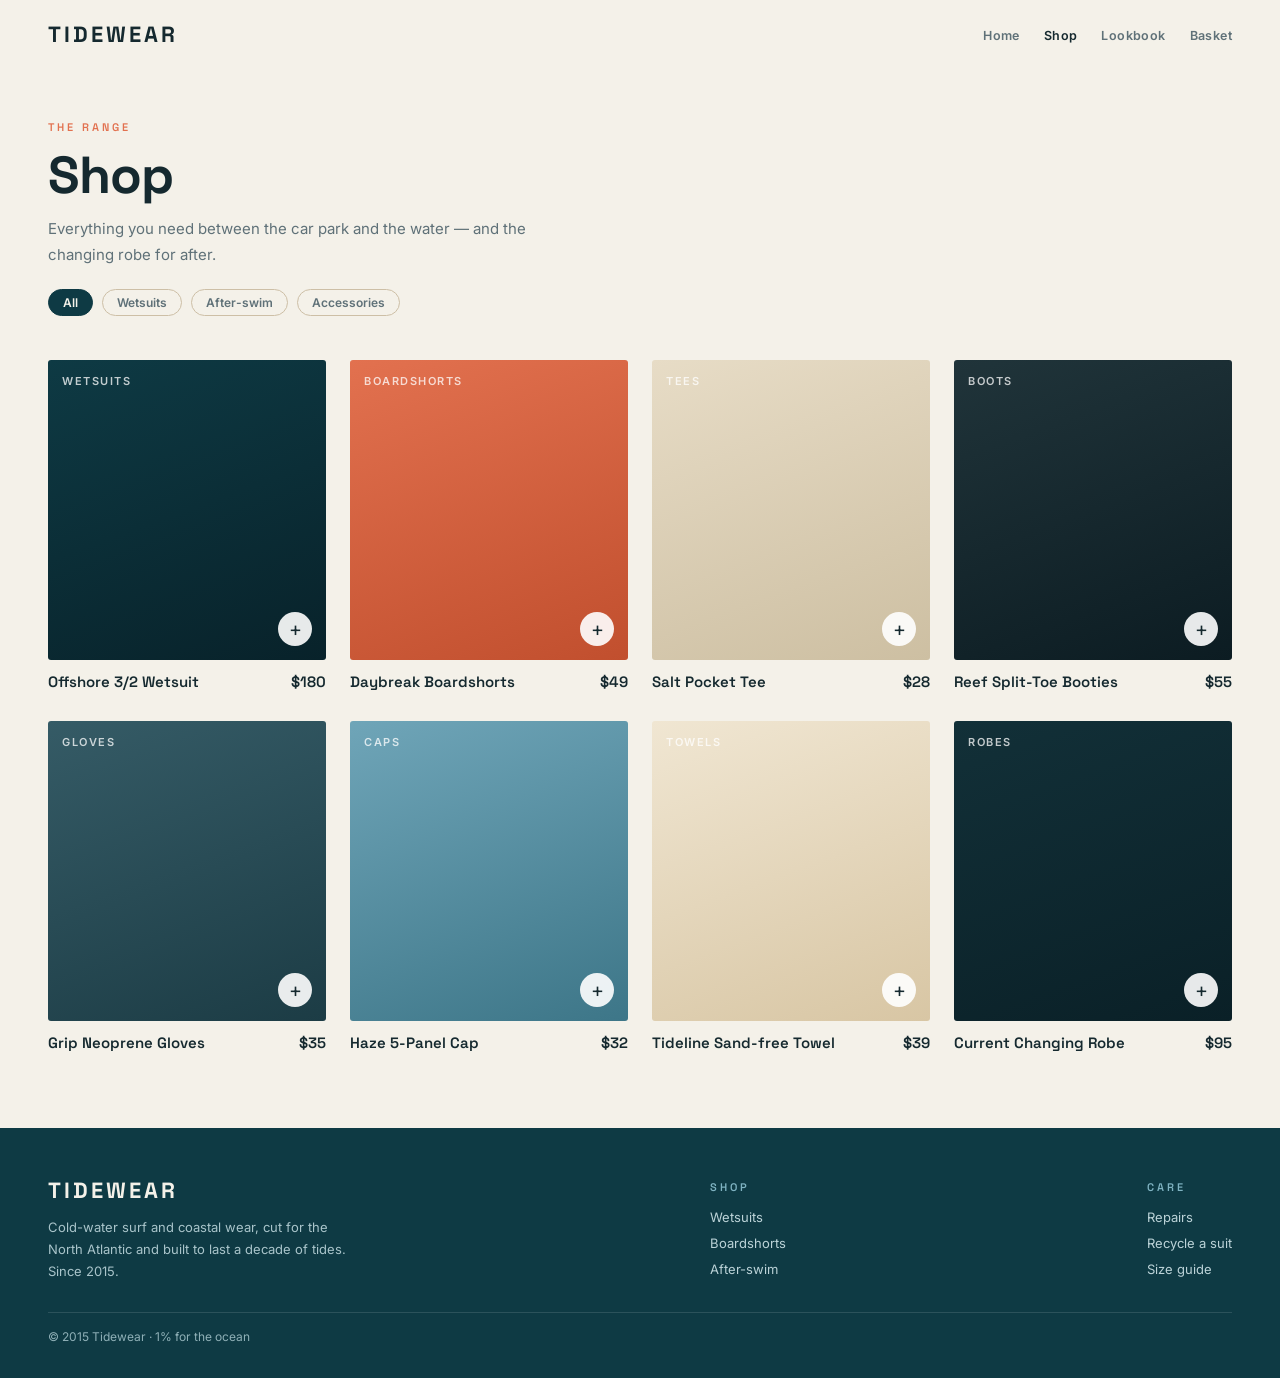
<file: shop.html>
<!doctype html><html lang="en"><head><meta charset="utf-8"><title>Shop &middot; Tidewear</title>
<style>
@import url('https://fonts.googleapis.com/css2?family=Space+Grotesk:wght@400;500;600;700&family=Inter:wght@400;500;600&display=swap');
*{box-sizing:border-box;margin:0;padding:0}
:root{--sea:#0e3a44;--deep:#0a2830;--foam:#f4f1e9;--sand:#e7dcc6;--coral:#e2714f;--sky:#6fa5b8;--ink:#15292f;--mut:#5f7178}
body{font-family:'Inter',system-ui,sans-serif;color:var(--ink);background:var(--foam);-webkit-font-smoothing:antialiased}
.grot{font-family:'Space Grotesk',sans-serif}
img{display:block;max-width:100%}a{color:inherit;text-decoration:none}
.nav{display:flex;align-items:center;justify-content:space-between;padding:20px 48px}
.mark{font-family:'Space Grotesk',sans-serif;font-weight:700;font-size:22px;letter-spacing:3px}
.menu a{margin-left:24px;font-size:12.5px;font-weight:600;letter-spacing:.4px;color:var(--mut)}
.menu a.on{color:var(--ink)}
.tag{font-family:'Space Grotesk';font-size:11px;font-weight:600;letter-spacing:3px;text-transform:uppercase;color:var(--coral)}
.btn{display:inline-block;background:var(--sea);color:var(--foam);padding:14px 28px;font-weight:600;font-size:13px;letter-spacing:.5px;border-radius:2px}
.btn.coral{background:var(--coral)}
.btn.ghost{background:transparent;border:1.5px solid var(--sea);color:var(--sea)}
.chip{display:inline-block;border:1px solid #cdbfa6;color:var(--mut);border-radius:30px;padding:5px 14px;font-size:12px;font-weight:600}
.foot{background:var(--sea);color:#cfe0e5;padding:48px 48px 34px}
</style></head><body>
<div class="nav"><div class="mark"><a href="index.html">TIDEWEAR</a></div><div class="menu"><a href="index.html">Home</a><a class="on" href="shop.html">Shop</a><a class="" href="lookbook.html">Lookbook</a><a class="" href="cart.html">Basket</a></div></div><section style="padding:52px 48px 18px"><div class="tag">The range</div><h1 class="grot" style="font-weight:700;font-size:52px;letter-spacing:-1px;margin:8px 0 8px">Shop</h1><p style="color:var(--mut);max-width:520px;font-size:15px;line-height:1.7">Everything you need between the car park and the water &mdash; and the changing robe for after.</p><div style="display:flex;gap:9px;margin-top:22px;flex-wrap:wrap"><span class="chip" style="background:var(--sea);color:var(--foam);border-color:var(--sea)">All</span><span class="chip">Wetsuits</span><span class="chip">After-swim</span><span class="chip">Accessories</span></div></section><section style="padding:26px 48px 76px"><div style="display:grid;grid-template-columns:repeat(4,1fr);gap:30px 24px"><div><a href="cart.html" style="display:block"><div style="height:300px;background:linear-gradient(160deg,#0e3a44,#08222a);border-radius:3px;position:relative;overflow:hidden"><div style="position:absolute;top:14px;left:14px;font-size:11px;font-weight:600;letter-spacing:1.5px;text-transform:uppercase;color:rgba(255,255,255,.75)">Wetsuits</div><div style="position:absolute;right:14px;bottom:14px;width:34px;height:34px;border-radius:50%;background:rgba(255,255,255,.9);color:#15292f;display:flex;align-items:center;justify-content:center;font-size:20px;font-weight:400">+</div></div><div style="display:flex;align-items:baseline;justify-content:space-between;margin-top:12px"><div class="grot" style="font-weight:600;font-size:15px">Offshore 3/2 Wetsuit</div><div class="grot" style="font-weight:600;font-size:15px">$180</div></div></a></div><div><a href="cart.html" style="display:block"><div style="height:300px;background:linear-gradient(160deg,#e2714f,#c14f2e);border-radius:3px;position:relative;overflow:hidden"><div style="position:absolute;top:14px;left:14px;font-size:11px;font-weight:600;letter-spacing:1.5px;text-transform:uppercase;color:rgba(255,255,255,.75)">Boardshorts</div><div style="position:absolute;right:14px;bottom:14px;width:34px;height:34px;border-radius:50%;background:rgba(255,255,255,.9);color:#15292f;display:flex;align-items:center;justify-content:center;font-size:20px;font-weight:400">+</div></div><div style="display:flex;align-items:baseline;justify-content:space-between;margin-top:12px"><div class="grot" style="font-weight:600;font-size:15px">Daybreak Boardshorts</div><div class="grot" style="font-weight:600;font-size:15px">$49</div></div></a></div><div><a href="cart.html" style="display:block"><div style="height:300px;background:linear-gradient(160deg,#e7dcc6,#cdbfa2);border-radius:3px;position:relative;overflow:hidden"><div style="position:absolute;top:14px;left:14px;font-size:11px;font-weight:600;letter-spacing:1.5px;text-transform:uppercase;color:rgba(255,255,255,.75)">Tees</div><div style="position:absolute;right:14px;bottom:14px;width:34px;height:34px;border-radius:50%;background:rgba(255,255,255,.9);color:#15292f;display:flex;align-items:center;justify-content:center;font-size:20px;font-weight:400">+</div></div><div style="display:flex;align-items:baseline;justify-content:space-between;margin-top:12px"><div class="grot" style="font-weight:600;font-size:15px">Salt Pocket Tee</div><div class="grot" style="font-weight:600;font-size:15px">$28</div></div></a></div><div><a href="cart.html" style="display:block"><div style="height:300px;background:linear-gradient(160deg,#20343a,#0c1c22);border-radius:3px;position:relative;overflow:hidden"><div style="position:absolute;top:14px;left:14px;font-size:11px;font-weight:600;letter-spacing:1.5px;text-transform:uppercase;color:rgba(255,255,255,.75)">Boots</div><div style="position:absolute;right:14px;bottom:14px;width:34px;height:34px;border-radius:50%;background:rgba(255,255,255,.9);color:#15292f;display:flex;align-items:center;justify-content:center;font-size:20px;font-weight:400">+</div></div><div style="display:flex;align-items:baseline;justify-content:space-between;margin-top:12px"><div class="grot" style="font-weight:600;font-size:15px">Reef Split-Toe Booties</div><div class="grot" style="font-weight:600;font-size:15px">$55</div></div></a></div><div><a href="cart.html" style="display:block"><div style="height:300px;background:linear-gradient(160deg,#355b66,#1c3c45);border-radius:3px;position:relative;overflow:hidden"><div style="position:absolute;top:14px;left:14px;font-size:11px;font-weight:600;letter-spacing:1.5px;text-transform:uppercase;color:rgba(255,255,255,.75)">Gloves</div><div style="position:absolute;right:14px;bottom:14px;width:34px;height:34px;border-radius:50%;background:rgba(255,255,255,.9);color:#15292f;display:flex;align-items:center;justify-content:center;font-size:20px;font-weight:400">+</div></div><div style="display:flex;align-items:baseline;justify-content:space-between;margin-top:12px"><div class="grot" style="font-weight:600;font-size:15px">Grip Neoprene Gloves</div><div class="grot" style="font-weight:600;font-size:15px">$35</div></div></a></div><div><a href="cart.html" style="display:block"><div style="height:300px;background:linear-gradient(160deg,#6fa5b8,#3d7688);border-radius:3px;position:relative;overflow:hidden"><div style="position:absolute;top:14px;left:14px;font-size:11px;font-weight:600;letter-spacing:1.5px;text-transform:uppercase;color:rgba(255,255,255,.75)">Caps</div><div style="position:absolute;right:14px;bottom:14px;width:34px;height:34px;border-radius:50%;background:rgba(255,255,255,.9);color:#15292f;display:flex;align-items:center;justify-content:center;font-size:20px;font-weight:400">+</div></div><div style="display:flex;align-items:baseline;justify-content:space-between;margin-top:12px"><div class="grot" style="font-weight:600;font-size:15px">Haze 5-Panel Cap</div><div class="grot" style="font-weight:600;font-size:15px">$32</div></div></a></div><div><a href="cart.html" style="display:block"><div style="height:300px;background:linear-gradient(160deg,#f0e6d2,#d8c6a4);border-radius:3px;position:relative;overflow:hidden"><div style="position:absolute;top:14px;left:14px;font-size:11px;font-weight:600;letter-spacing:1.5px;text-transform:uppercase;color:rgba(255,255,255,.75)">Towels</div><div style="position:absolute;right:14px;bottom:14px;width:34px;height:34px;border-radius:50%;background:rgba(255,255,255,.9);color:#15292f;display:flex;align-items:center;justify-content:center;font-size:20px;font-weight:400">+</div></div><div style="display:flex;align-items:baseline;justify-content:space-between;margin-top:12px"><div class="grot" style="font-weight:600;font-size:15px">Tideline Sand-free Towel</div><div class="grot" style="font-weight:600;font-size:15px">$39</div></div></a></div><div><a href="cart.html" style="display:block"><div style="height:300px;background:linear-gradient(160deg,#123038,#0a2027);border-radius:3px;position:relative;overflow:hidden"><div style="position:absolute;top:14px;left:14px;font-size:11px;font-weight:600;letter-spacing:1.5px;text-transform:uppercase;color:rgba(255,255,255,.75)">Robes</div><div style="position:absolute;right:14px;bottom:14px;width:34px;height:34px;border-radius:50%;background:rgba(255,255,255,.9);color:#15292f;display:flex;align-items:center;justify-content:center;font-size:20px;font-weight:400">+</div></div><div style="display:flex;align-items:baseline;justify-content:space-between;margin-top:12px"><div class="grot" style="font-weight:600;font-size:15px">Current Changing Robe</div><div class="grot" style="font-weight:600;font-size:15px">$95</div></div></a></div></div></section><div class="foot"><div style="display:flex;justify-content:space-between;flex-wrap:wrap;gap:28px"><div style="max-width:300px"><div class="mark" style="color:var(--foam)">TIDEWEAR</div><p style="margin-top:12px;font-size:13px;line-height:1.7;color:#a9c4ca">Cold-water surf and coastal wear, cut for the North Atlantic and built to last a decade of tides. Since 2015.</p></div><div style="font-size:13px;line-height:2;color:#bcd3d8"><div class="tag" style="color:#7fb3c2;margin-bottom:6px">Shop</div>Wetsuits<br>Boardshorts<br>After-swim</div><div style="font-size:13px;line-height:2;color:#bcd3d8"><div class="tag" style="color:#7fb3c2;margin-bottom:6px">Care</div>Repairs<br>Recycle a suit<br>Size guide</div></div><div style="border-top:1px solid rgba(255,255,255,.12);margin-top:30px;padding-top:16px;font-size:12px;color:#8fb0b7">&copy; 2015 Tidewear &middot; 1% for the ocean</div></div></body></html>
</file>
